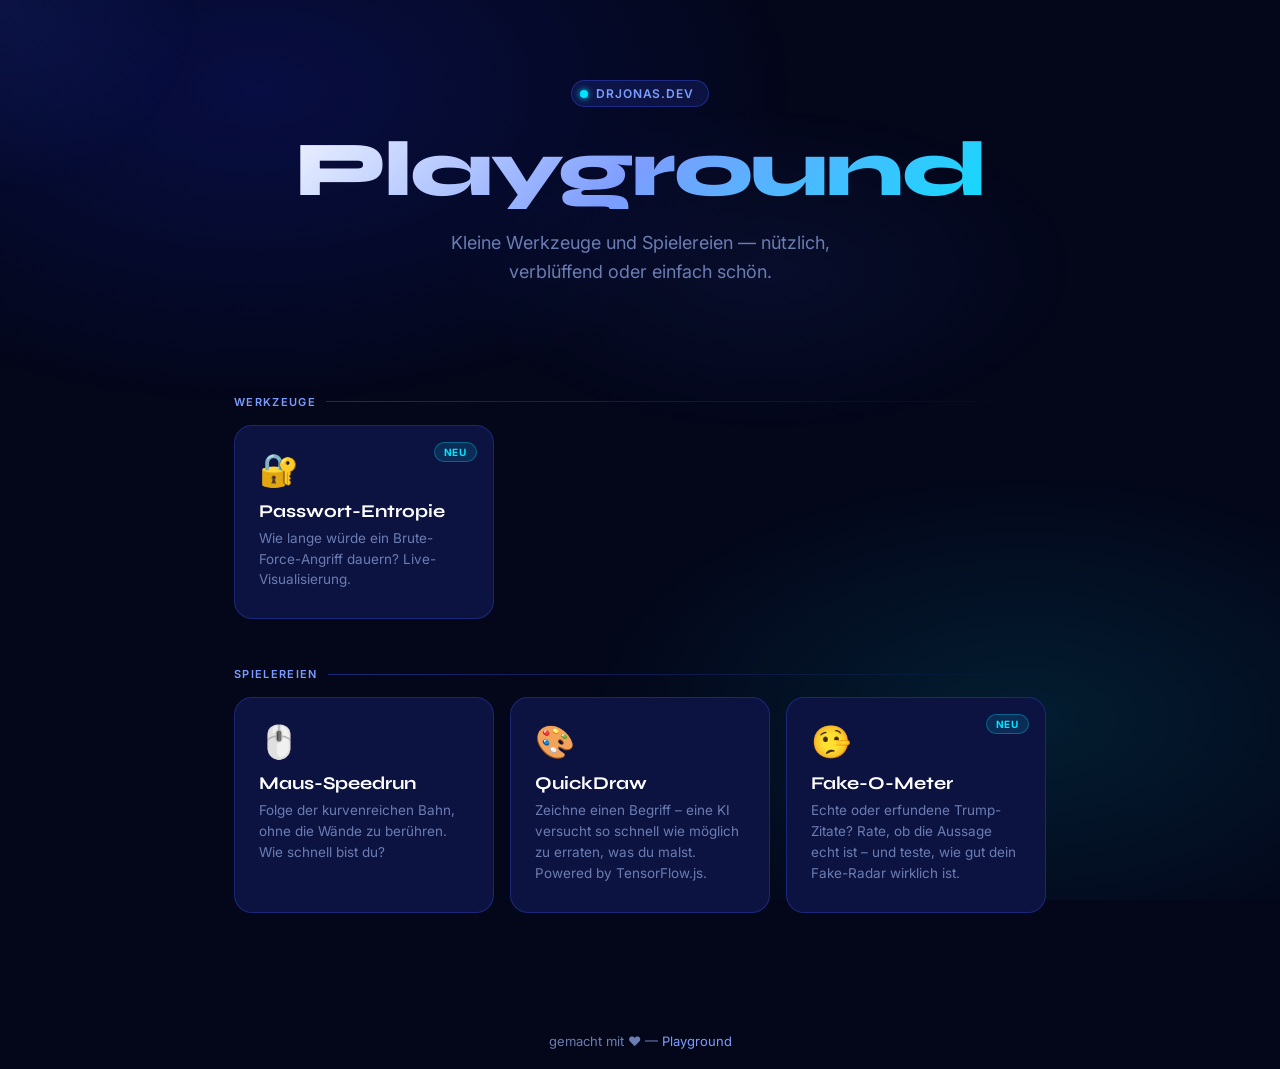
<file: index.html>
<!DOCTYPE html>
<html lang="de">
<head>
  <meta charset="UTF-8" />
  <meta name="viewport" content="width=device-width, initial-scale=1.0" />
  <title>Playground</title>
  <link rel="stylesheet" href="style.css" />
</head>
<body>

<!-- star field -->
<div class="stars" id="stars"></div>

<!-- cursor glow -->
<div class="cursor-glow" id="glow"></div>

<div class="wrapper">
  <header>
    <div class="logo-chip"><span class="dot"></span>drjonas.dev</div>
    <h1>Playground</h1>
    <p class="tagline">Kleine Werkzeuge und Spielereien — nützlich, verblüffend oder einfach schön.</p>
  </header>

  <!-- TOOLS -->
  <div class="section-label">Werkzeuge</div>
  <div class="grid">

    <a class="card" href="passwort-entropie/index.html">
      <span class="card-icon">🔐</span>
      <div class="card-title">Passwort-Entropie</div>
      <p class="card-desc">Wie lange würde ein Brute-Force-Angriff dauern? Live-Visualisierung.</p>
      <span class="card-badge badge-new">Neu</span>
    </a>

  </div>

  <!-- SPIELEREIEN -->
  <div class="section-label">Spielereien</div>
  <div class="grid">

    <a class="card" href="maus-speedrun/index.html">
      <span class="card-icon">🖱️</span>
      <div class="card-title">Maus-Speedrun</div>
      <p class="card-desc">Folge der kurvenreichen Bahn, ohne die Wände zu berühren. Wie schnell bist du?</p>
    </a>

    <a class="card" href="quickdraw-guesser/index.html">
      <span class="card-icon">🎨</span>
      <div class="card-title">QuickDraw</div>
      <p class="card-desc">Zeichne einen Begriff – eine KI versucht so schnell wie möglich zu erraten, was du malst. Powered by TensorFlow.js.</p>
    </a>

    <a class="card" href="fake-o-meter/index.html">
      <span class="card-icon">🤥</span>
      <div class="card-title">Fake-O-Meter</div>
      <p class="card-desc">Echte oder erfundene Trump-Zitate? Rate, ob die Aussage echt ist – und teste, wie gut dein Fake-Radar wirklich ist.</p>
      <span class="card-badge badge-new">Neu</span>
    </a>

  </div>
</div>

<footer>
  gemacht mit ♥ &mdash; <a href="#">Playground</a>
</footer>

<script src="main.js"></script>
</body>
</html>
</file>
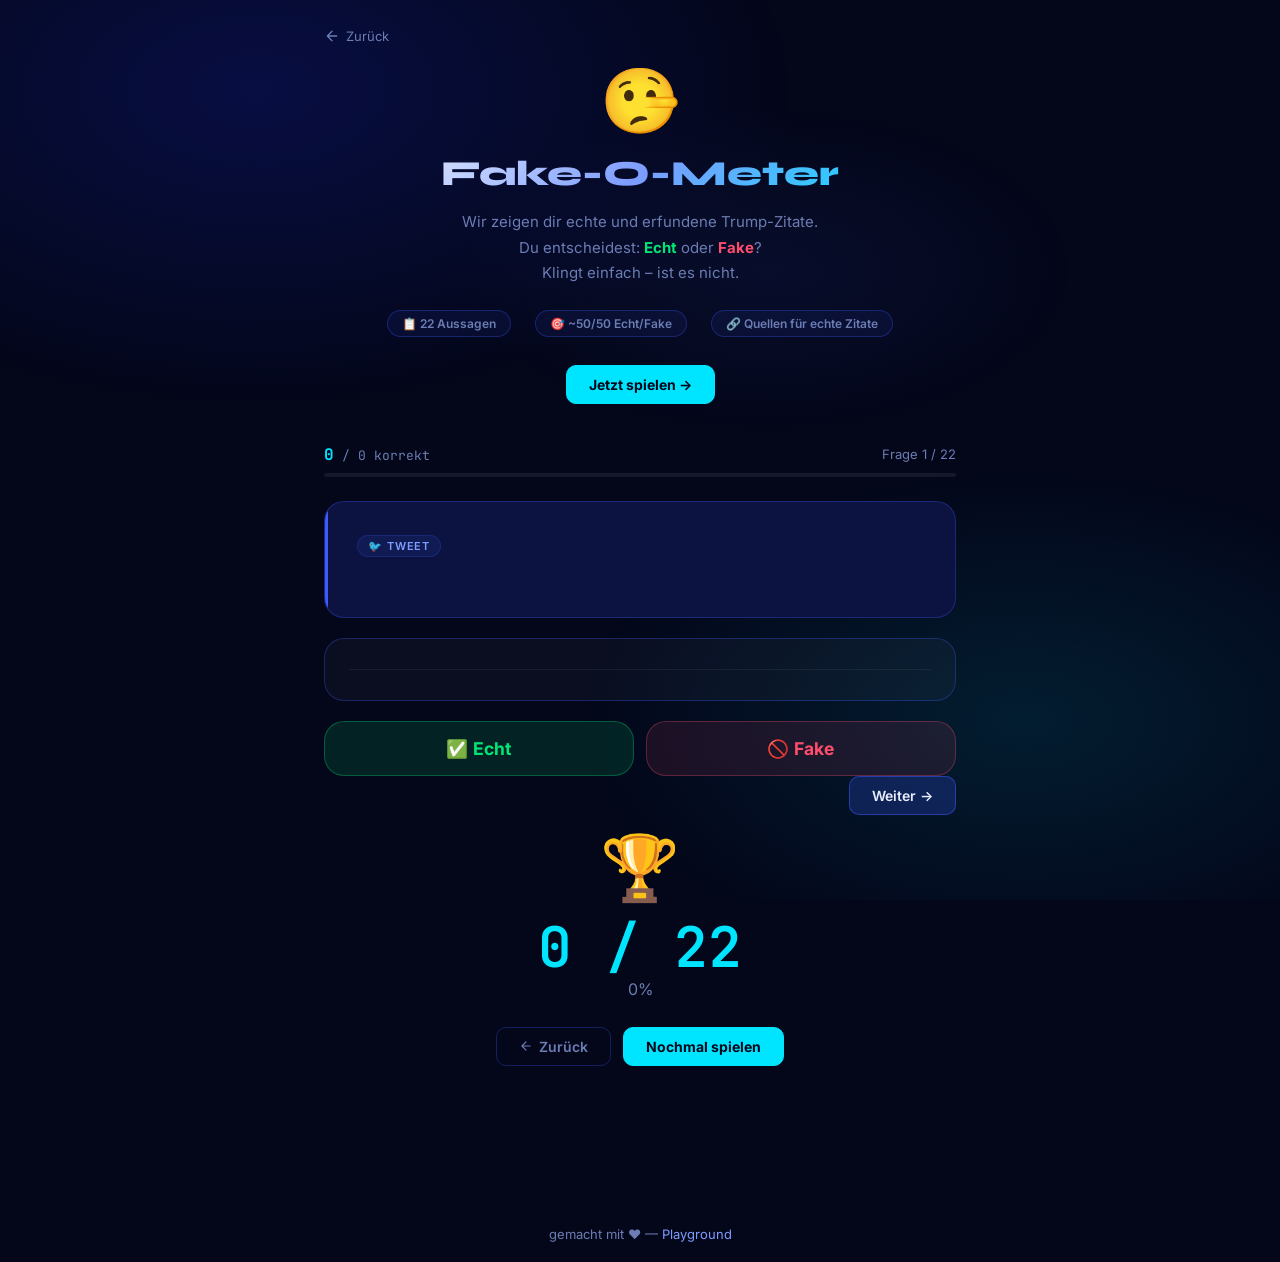
<file: fake-o-meter/index.html>
<!DOCTYPE html>
<html lang="de">
<head>
  <meta charset="UTF-8" />
  <meta name="viewport" content="width=device-width, initial-scale=1.0" />
  <title>Fake-O-Meter — Playground</title>
  <link rel="stylesheet" href="style.css" />
</head>
<body>

<div class="wrapper">

  <a class="back" href="../index.html">
    <svg viewBox="0 0 24 24" fill="none" stroke="currentColor" stroke-width="2" stroke-linecap="round" stroke-linejoin="round">
      <path d="M19 12H5M12 5l-7 7 7 7"/>
    </svg>
    Zurück
  </a>

  <!-- ── Start screen ── -->
  <div id="startScreen">
    <div class="start-content">
      <span class="start-icon">🤥</span>
      <h2>Fake-O-Meter</h2>
      <p>
        Wir zeigen dir echte und erfundene Trump-Zitate.<br>
        Du entscheidest: <strong style="color:var(--green)">Echt</strong> oder <strong style="color:var(--red)">Fake</strong>?<br>
        Klingt einfach – ist es nicht.
      </p>
      <div class="start-meta">
        <span class="meta-chip">📋 22 Aussagen</span>
        <span class="meta-chip">🎯 ~50/50 Echt/Fake</span>
        <span class="meta-chip">🔗 Quellen für echte Zitate</span>
      </div>
      <button class="btn btn-accent" onclick="startGame()">Jetzt spielen →</button>
    </div>
  </div>

  <!-- ── Game screen ── -->
  <div id="gameScreen" class="hidden">

    <div class="game-hud">
      <div class="hud-row">
        <div class="score-display"><strong id="scoreCorrect">0</strong> / <span id="scoreTotal">0</span> korrekt</div>
        <div id="questionCounter">Frage 1 / 22</div>
      </div>
      <div class="progress-bar">
        <div class="progress-fill" id="progressFill" style="width:0%"></div>
      </div>
    </div>

    <div class="quote-card" id="quoteCard">
      <div class="quote-type-badge" id="quoteBadge">🐦 Tweet</div>
      <blockquote class="quote-text" id="quoteText"></blockquote>
      <div class="quote-date" id="quoteDate"></div>
    </div>

    <div class="reveal-area hidden" id="revealArea">
      <div class="verdict" id="verdict"></div>
      <div id="sourceInfo"></div>
      <div id="quoteNote" class="hidden"></div>
    </div>

    <div class="guess-buttons" id="guessButtons">
      <button class="btn-echt" onclick="guess(true)">✅ Echt</button>
      <button class="btn-fake" onclick="guess(false)">🚫 Fake</button>
    </div>

    <div class="next-area hidden" id="nextArea">
      <button class="btn btn-primary" onclick="nextQuestion()">Weiter →</button>
    </div>

  </div>

  <!-- ── End screen ── -->
  <div id="endScreen" class="hidden">
    <div class="end-content">
      <span class="start-icon" id="endEmoji">🏆</span>
      <div class="end-score-big" id="endScore">0 / 22</div>
      <div class="end-pct" id="endPct">0%</div>
      <div class="end-rating-title" id="endTitle"></div>
      <p id="endText"></p>
      <div class="end-actions">
        <a class="btn btn-outline" href="../index.html">
          <svg width="14" height="14" viewBox="0 0 24 24" fill="none" stroke="currentColor" stroke-width="2" stroke-linecap="round" stroke-linejoin="round">
            <path d="M19 12H5M12 5l-7 7 7 7"/>
          </svg>
          Zurück
        </a>
        <button class="btn btn-accent" onclick="restartGame()">Nochmal spielen</button>
      </div>
    </div>
  </div>

</div>

<footer>
  gemacht mit ♥ &mdash; <a href="../index.html">Playground</a>
</footer>

<script src="game.js"></script>
</body>
</html>
</file>
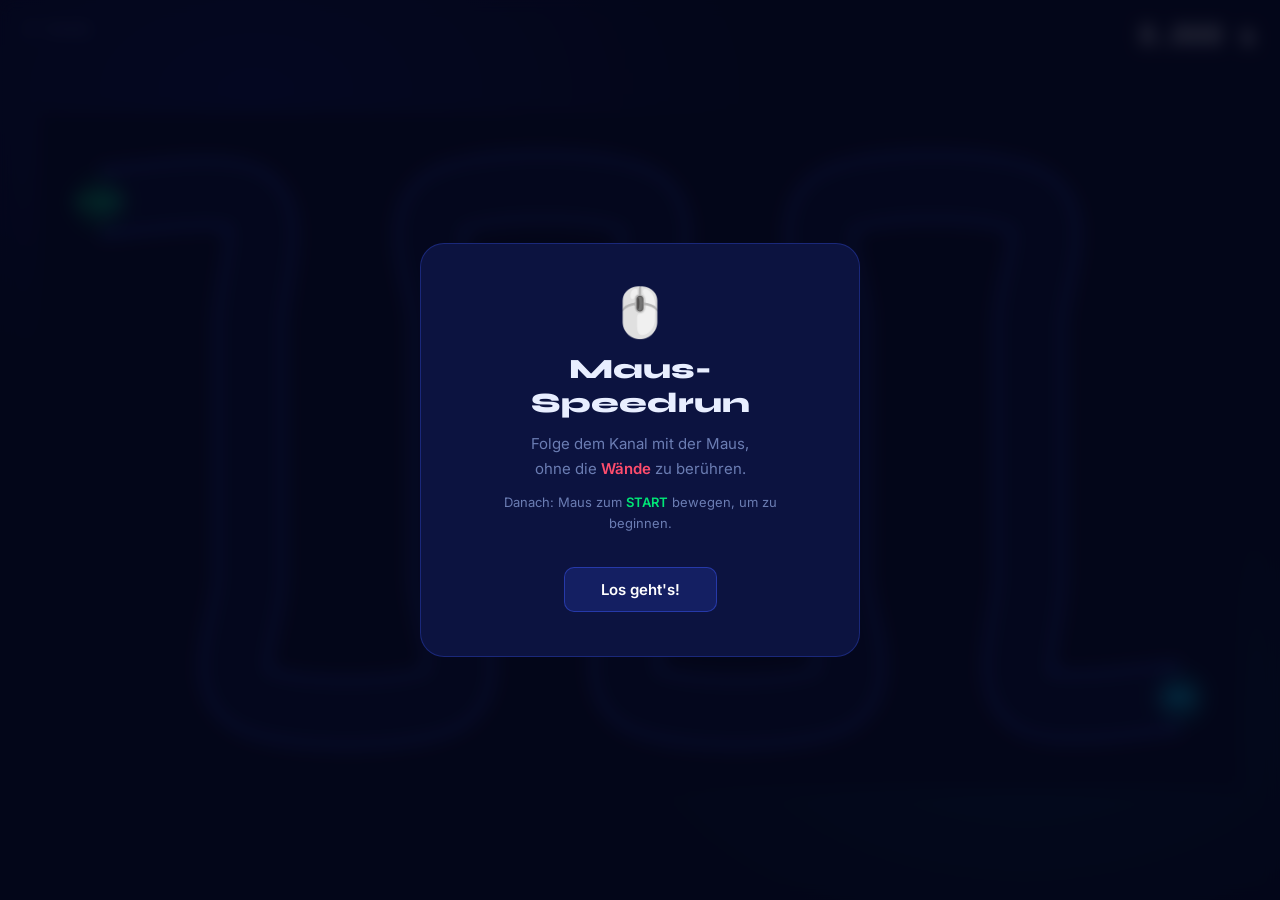
<file: maus-speedrun/index.html>
<!DOCTYPE html>
<html lang="de">
<head>
  <meta charset="UTF-8" />
  <meta name="viewport" content="width=device-width, initial-scale=1.0" />
  <title>Maus-Speedrun — Playground</title>
  <link rel="stylesheet" href="style.css" />
</head>
<body>

  <a class="back" href="../index.html">
    <svg viewBox="0 0 24 24" fill="none" stroke="currentColor" stroke-width="2" stroke-linecap="round" stroke-linejoin="round">
      <path d="M19 12H5M12 5l-7 7 7 7"/>
    </svg>
    Zurück
  </a>

  <div id="hud">
    <div id="timer">0.000 s</div>
    <div id="best-display"></div>
  </div>

  <div id="canvas-wrap">
    <canvas id="canvas"></canvas>
  </div>

  <!-- Start -->
  <div id="overlay-start" class="overlay">
    <div class="overlay-box">
      <div class="overlay-icon">🖱️</div>
      <h2>Maus-Speedrun</h2>
      <p>Folge dem Kanal mit der Maus,<br>ohne die <span class="hl-red">Wände</span> zu berühren.</p>
      <p class="hint">Danach: Maus zum <span class="hl-green">START</span> bewegen, um zu beginnen.</p>
      <button id="btn-start">Los geht's!</button>
    </div>
  </div>

  <!-- Death -->
  <div id="overlay-dead" class="overlay hidden">
    <div class="overlay-box dead">
      <div class="overlay-icon">💥</div>
      <h2>Erwischt!</h2>
      <p id="dead-info"></p>
      <button id="btn-retry">Nochmal</button>
    </div>
  </div>

  <!-- Win -->
  <div id="overlay-win" class="overlay hidden">
    <div class="overlay-box win">
      <div class="overlay-icon">🏁</div>
      <h2>Ziel erreicht!</h2>
      <p id="win-time-info"></p>
      <p id="win-record-info"></p>
      <button id="btn-again">Nochmal</button>
    </div>
  </div>

  <script src="main.js"></script>
</body>
</html>
</file>
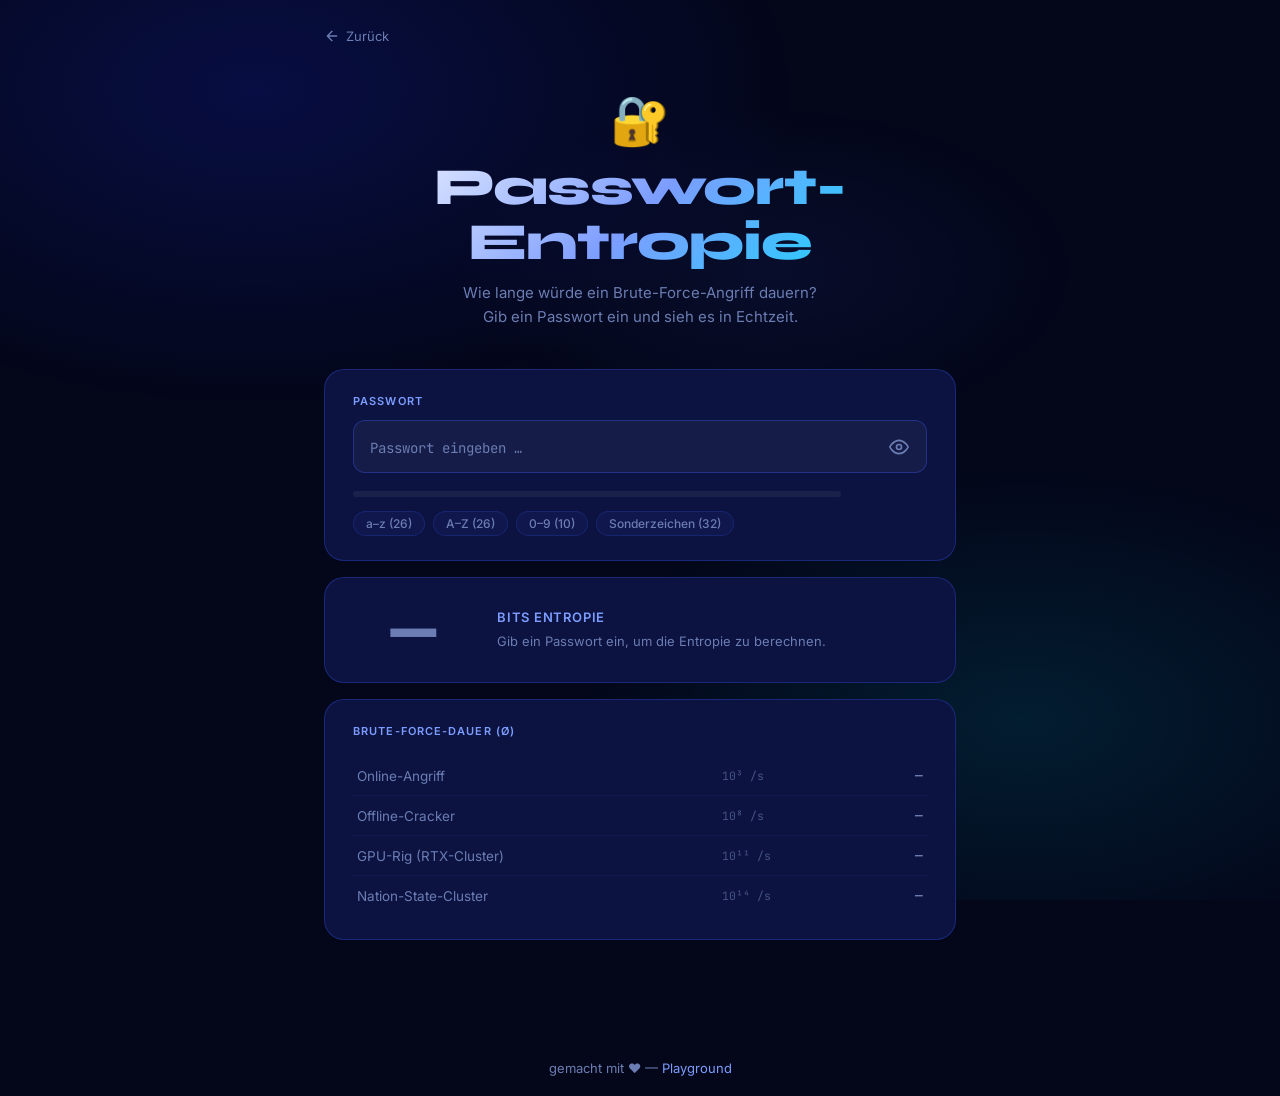
<file: passwort-entropie/index.html>
<!DOCTYPE html>
<html lang="de">
<head>
  <meta charset="UTF-8" />
  <meta name="viewport" content="width=device-width, initial-scale=1.0" />
  <title>Passwort-Entropie — Playground</title>
  <link rel="stylesheet" href="style.css" />
</head>
<body>
<div class="wrapper">

  <a class="back" href="../index.html">
    <svg viewBox="0 0 24 24" fill="none" stroke="currentColor" stroke-width="2" stroke-linecap="round" stroke-linejoin="round">
      <path d="M19 12H5M12 5l-7 7 7 7"/>
    </svg>
    Zurück
  </a>

  <header class="page-header">
    <span class="page-icon">🔐</span>
    <h1>Passwort-Entropie</h1>
    <p class="subtitle">Wie lange würde ein Brute-Force-Angriff dauern?<br>Gib ein Passwort ein und sieh es in Echtzeit.</p>
  </header>

  <!-- Input -->
  <div class="card">
    <label class="input-label" for="pw-input">Passwort</label>
    <div class="input-wrap">
      <input
        id="pw-input"
        class="pw-input"
        type="password"
        placeholder="Passwort eingeben …"
        autocomplete="off"
        spellcheck="false"
      />
      <button class="toggle-vis" id="toggle-vis" aria-label="Passwort anzeigen">
        <!-- eye open -->
        <svg id="eye-open" viewBox="0 0 24 24" fill="none" stroke="currentColor" stroke-width="2" stroke-linecap="round" stroke-linejoin="round">
          <path d="M1 12s4-8 11-8 11 8 11 8-4 8-11 8-11-8-11-8z"/>
          <circle cx="12" cy="12" r="3"/>
        </svg>
        <!-- eye closed -->
        <svg id="eye-closed" viewBox="0 0 24 24" fill="none" stroke="currentColor" stroke-width="2" stroke-linecap="round" stroke-linejoin="round" style="display:none">
          <path d="M17.94 17.94A10.07 10.07 0 0 1 12 20c-7 0-11-8-11-8a18.45 18.45 0 0 1 5.06-5.94M9.9 4.24A9.12 9.12 0 0 1 12 4c7 0 11 8 11 8a18.5 18.5 0 0 1-2.16 3.19m-6.72-1.07a3 3 0 1 1-4.24-4.24"/>
          <line x1="1" y1="1" x2="23" y2="23"/>
        </svg>
      </button>
    </div>

    <div class="strength-row">
      <div class="strength-bar-track">
        <div class="strength-bar-fill" id="strength-fill"></div>
      </div>
      <span class="strength-label" id="strength-label"></span>
    </div>

    <div class="pool-row">
      <span class="pool-chip" id="chip-lower">a–z (26)</span>
      <span class="pool-chip" id="chip-upper">A–Z (26)</span>
      <span class="pool-chip" id="chip-digits">0–9 (10)</span>
      <span class="pool-chip" id="chip-symbol">Sonderzeichen (32)</span>
    </div>
  </div>

  <!-- Entropy -->
  <div class="entropy-card">
    <div class="entropy-number" id="entropy-number">—</div>
    <div class="entropy-info">
      <div class="entropy-title">Bits Entropie</div>
      <p class="entropy-desc" id="entropy-desc">Gib ein Passwort ein, um die Entropie zu berechnen.</p>
    </div>
  </div>

  <!-- Crack times -->
  <div class="crack-card">
    <div class="crack-title">Brute-Force-Dauer (Ø)</div>
    <table class="crack-table">
      <tbody>
        <tr>
          <td class="col-scenario">Online-Angriff</td>
          <td class="col-speed">10³ /s</td>
          <td class="col-time" id="time-online">—</td>
        </tr>
        <tr>
          <td class="col-scenario">Offline-Cracker</td>
          <td class="col-speed">10⁸ /s</td>
          <td class="col-time" id="time-fast">—</td>
        </tr>
        <tr>
          <td class="col-scenario">GPU-Rig (RTX-Cluster)</td>
          <td class="col-speed">10¹¹ /s</td>
          <td class="col-time" id="time-gpu">—</td>
        </tr>
        <tr>
          <td class="col-scenario">Nation-State-Cluster</td>
          <td class="col-speed">10¹⁴ /s</td>
          <td class="col-time" id="time-cluster">—</td>
        </tr>
      </tbody>
    </table>
  </div>

</div>

<footer>
  gemacht mit ♥ &mdash; <a href="../index.html">Playground</a>
</footer>

<script src="main.js"></script>
</body>
</html>
</file>
<file: style.css>
@import url('./shared.css');

/* ── stars ── */
.stars {
  position: fixed;
  inset: 0;
  pointer-events: none;
  z-index: 0;
}
.star {
  position: absolute;
  border-radius: 50%;
  background: #fff;
  opacity: 0;
  animation: twinkle var(--d, 4s) var(--delay, 0s) infinite;
}
@keyframes twinkle {
  0%, 100% { opacity: 0; }
  50%       { opacity: var(--op, .6); }
}

/* ── layout ── */
.wrapper {
  position: relative;
  z-index: 1;
  max-width: 860px;
  margin: 0 auto;
  padding: 0 24px 80px;
}

/* ── header ── */
header {
  text-align: center;
  padding: 80px 0 60px;
}

.logo-chip {
  display: inline-flex;
  align-items: center;
  gap: 8px;
  background: rgba(61,90,254,.15);
  border: 1px solid rgba(61,90,254,.35);
  border-radius: 999px;
  padding: 5px 14px 5px 8px;
  font-size: 12px;
  font-weight: 600;
  letter-spacing: .08em;
  color: var(--blue-3);
  text-transform: uppercase;
  margin-bottom: 24px;
}
.logo-chip .dot {
  width: 8px; height: 8px;
  border-radius: 50%;
  background: var(--accent);
  box-shadow: 0 0 6px var(--accent);
  animation: pulse 2s ease-in-out infinite;
}
@keyframes pulse {
  0%, 100% { transform: scale(1); opacity: 1; }
  50%       { transform: scale(1.4); opacity: .7; }
}

h1 {
  font-family: 'Syne', sans-serif;
  font-size: clamp(48px, 9vw, 78px);
  font-weight: 800;
  line-height: 1;
  letter-spacing: -.03em;
  background: linear-gradient(135deg, #fff 0%, var(--blue-3) 50%, var(--accent) 100%);
  -webkit-background-clip: text;
  -webkit-text-fill-color: transparent;
  background-clip: text;
  margin-bottom: 20px;
}

.tagline {
  font-size: 18px;
  color: var(--muted);
  max-width: 420px;
  margin: 0 auto;
  line-height: 1.6;
}

/* ── card grid ── */
.grid {
  display: grid;
  grid-template-columns: repeat(auto-fill, minmax(240px, 1fr));
  gap: 16px;
}

.card {
  position: relative;
  background: var(--card-bg);
  border: 1px solid var(--card-border);
  border-radius: 18px;
  padding: 28px 24px;
  cursor: pointer;
  text-decoration: none;
  color: inherit;
  overflow: hidden;
  transition: transform .2s ease, border-color .2s ease, box-shadow .2s ease;
  display: block;
}
.card::before {
  content: '';
  position: absolute;
  inset: 0;
  background: linear-gradient(135deg, rgba(61,90,254,.06) 0%, transparent 60%);
  opacity: 0;
  transition: opacity .25s;
}
.card:hover {
  transform: translateY(-4px);
  border-color: rgba(61,90,254,.7);
  box-shadow: 0 8px 32px rgba(26,47,255,.2), 0 0 0 1px rgba(0,229,255,.08);
}
.card:hover::before { opacity: 1; }
.card::after {
  content: '';
  position: absolute;
  top: -40px; right: -40px;
  width: 120px; height: 120px;
  border-radius: 50%;
  background: radial-gradient(circle, var(--accent) 0%, transparent 70%);
  opacity: 0;
  transition: opacity .3s;
  pointer-events: none;
}
.card:hover::after { opacity: .07; }

.card-icon {
  font-size: 32px;
  margin-bottom: 14px;
  display: block;
  line-height: 1;
}
.card-title {
  font-family: 'Syne', sans-serif;
  font-size: 18px;
  font-weight: 700;
  color: #fff;
  margin-bottom: 6px;
}
.card-desc {
  font-size: 13.5px;
  color: var(--muted);
  line-height: 1.55;
}

.card-badge {
  position: absolute;
  top: 16px; right: 16px;
  font-size: 10px;
  font-weight: 700;
  letter-spacing: .08em;
  text-transform: uppercase;
  padding: 3px 9px;
  border-radius: 999px;
}
.badge-soon {
  background: rgba(107,125,179,.15);
  color: var(--muted);
  border: 1px solid rgba(107,125,179,.25);
}
.badge-new {
  background: rgba(0,229,255,.12);
  color: var(--accent);
  border: 1px solid rgba(0,229,255,.3);
}

/* ── cursor glow ── */
.cursor-glow {
  position: fixed;
  width: 400px; height: 400px;
  border-radius: 50%;
  background: radial-gradient(circle, rgba(61,90,254,.12) 0%, transparent 70%);
  pointer-events: none;
  transform: translate(-50%, -50%);
  transition: left .15s ease, top .15s ease;
  z-index: 0;
}
</file>
<file: fake-o-meter/style.css>
@import url('../shared.css');

/* ── layout ── */
.wrapper {
  position: relative;
  z-index: 1;
  max-width: 680px;
  margin: 0 auto;
  padding: 0 24px 80px;
}

.back { padding-top: 28px; }

/* ── HUD ── */
.game-hud {
  margin-bottom: 24px;
  display: flex;
  flex-direction: column;
  gap: 8px;
}

.hud-row {
  display: flex;
  align-items: center;
  justify-content: space-between;
  font-size: 13px;
  color: var(--muted);
}

.score-display { font-family: 'JetBrains Mono', monospace; }
.score-display strong { color: var(--accent); font-size: 16px; }

.progress-bar {
  height: 4px;
  background: rgba(255,255,255,.07);
  border-radius: 99px;
  overflow: hidden;
}
.progress-fill {
  height: 100%;
  background: linear-gradient(90deg, var(--blue-2), var(--accent));
  border-radius: 99px;
  transition: width .4s ease;
}

/* ── quote card ── */
.quote-card {
  background: var(--card-bg);
  border: 1px solid var(--card-border);
  border-radius: var(--radius);
  padding: 32px 32px 28px;
  margin-bottom: 20px;
  transition: border-color .3s, box-shadow .3s;
  position: relative;
  overflow: hidden;
}

.quote-card::before {
  content: '';
  position: absolute;
  left: 0; top: 0; bottom: 0;
  width: 3px;
  background: var(--blue-2);
  transition: background .3s;
}

.quote-card.card-correct { border-color: rgba(0,230,118,.4); box-shadow: 0 0 32px rgba(0,230,118,.08); }
.quote-card.card-correct::before { background: var(--green); }
.quote-card.card-wrong   { border-color: rgba(255,77,109,.4);  box-shadow: 0 0 32px rgba(255,77,109,.08); }
.quote-card.card-wrong::before   { background: var(--red); }

.quote-type-badge {
  display: inline-flex;
  align-items: center;
  gap: 6px;
  font-size: 11px;
  font-weight: 600;
  letter-spacing: .08em;
  text-transform: uppercase;
  color: var(--blue-3);
  background: rgba(61,90,254,.1);
  border: 1px solid rgba(61,90,254,.2);
  border-radius: 99px;
  padding: 3px 10px;
  margin-bottom: 18px;
}

.quote-text {
  font-family: 'Syne', sans-serif;
  font-size: clamp(1.1rem, 2.4vw, 1.45rem);
  font-weight: 700;
  line-height: 1.45;
  color: var(--text);
  quotes: none;
}

.quote-date {
  margin-top: 14px;
  font-size: 12px;
  color: var(--muted);
  font-family: 'JetBrains Mono', monospace;
}

/* ── reveal area ── */
.reveal-area {
  background: rgba(255,255,255,.03);
  border: 1px solid var(--card-border);
  border-radius: var(--radius);
  padding: 20px 24px;
  margin-bottom: 20px;
}

.verdict {
  font-size: 1rem;
  font-weight: 600;
  margin-bottom: 10px;
}
.verdict-correct { color: var(--green); }
.verdict-wrong   { color: var(--red); }
.verdict strong  { color: var(--text); }

.source-label {
  font-size: 11px;
  font-weight: 700;
  letter-spacing: .08em;
  text-transform: uppercase;
  color: var(--muted);
  margin-right: 6px;
}

#sourceInfo {
  font-size: 13px;
  color: var(--muted);
  line-height: 1.5;
}
#sourceInfo a {
  color: var(--accent);
  text-decoration: none;
  word-break: break-word;
}
#sourceInfo a:hover { text-decoration: underline; }

#quoteNote {
  margin-top: 10px;
  font-size: 13px;
  color: var(--muted);
  line-height: 1.6;
  padding-top: 10px;
  border-top: 1px solid rgba(255,255,255,.06);
}

/* ── guess buttons ── */
.guess-buttons {
  display: grid;
  grid-template-columns: 1fr 1fr;
  gap: 12px;
}

.btn-echt {
  background: rgba(0,230,118,.12);
  border: 1px solid rgba(0,230,118,.3);
  color: var(--green);
  font-family: 'Inter', sans-serif;
  font-size: 1.1rem;
  font-weight: 700;
  padding: 16px;
  border-radius: var(--radius);
  cursor: pointer;
  transition: background .2s, transform .15s, box-shadow .2s;
  letter-spacing: .01em;
}
.btn-echt:hover {
  background: rgba(0,230,118,.22);
  transform: translateY(-2px);
  box-shadow: 0 6px 20px rgba(0,230,118,.15);
}

.btn-fake {
  background: rgba(255,77,109,.1);
  border: 1px solid rgba(255,77,109,.3);
  color: var(--red);
  font-family: 'Inter', sans-serif;
  font-size: 1.1rem;
  font-weight: 700;
  padding: 16px;
  border-radius: var(--radius);
  cursor: pointer;
  transition: background .2s, transform .15s, box-shadow .2s;
  letter-spacing: .01em;
}
.btn-fake:hover {
  background: rgba(255,77,109,.2);
  transform: translateY(-2px);
  box-shadow: 0 6px 20px rgba(255,77,109,.15);
}

.next-area {
  display: flex;
  justify-content: flex-end;
}

/* ── start / end screens ── */
.start-content, .end-content {
  text-align: center;
  padding: 20px 0 40px;
}

.start-icon, .end-icon {
  font-size: 64px;
  display: block;
  margin-bottom: 20px;
  line-height: 1;
}

.start-content h2, .end-content h2 {
  font-family: 'Syne', sans-serif;
  font-size: clamp(1.6rem, 4vw, 2.2rem);
  font-weight: 800;
  background: linear-gradient(135deg, #fff 0%, var(--blue-3) 50%, var(--accent) 100%);
  -webkit-background-clip: text;
  -webkit-text-fill-color: transparent;
  background-clip: text;
  margin-bottom: 14px;
}

.start-content p, .end-content p {
  color: var(--muted);
  font-size: 15px;
  line-height: 1.7;
  max-width: 460px;
  margin: 0 auto 24px;
}

.start-meta {
  display: flex;
  justify-content: center;
  gap: 24px;
  margin-bottom: 28px;
  flex-wrap: wrap;
}
.meta-chip {
  display: flex;
  align-items: center;
  gap: 6px;
  font-size: 12px;
  font-weight: 600;
  color: var(--muted);
  background: rgba(61,90,254,.08);
  border: 1px solid var(--card-border);
  border-radius: 99px;
  padding: 5px 14px;
}

/* end screen */
.end-score-big {
  font-family: 'JetBrains Mono', monospace;
  font-size: 3.5rem;
  font-weight: 600;
  color: var(--accent);
  line-height: 1;
  margin: 8px 0 4px;
}
.end-pct {
  font-size: 1rem;
  color: var(--muted);
  margin-bottom: 14px;
}
.end-rating-title {
  font-family: 'Syne', sans-serif;
  font-size: 1.4rem;
  font-weight: 800;
  color: var(--text);
  margin-bottom: 8px;
}
.end-actions {
  display: flex;
  gap: 12px;
  justify-content: center;
  margin-top: 28px;
}
</file>
<file: maus-speedrun/style.css>
@import url('../shared.css');

html, body { width: 100%; height: 100%; overflow: hidden; min-height: unset; }

body {
  display: flex;
  align-items: center;
  justify-content: center;
}

/* ── back link (fixed for fullscreen game) ── */
.back {
  position: fixed;
  top: 20px; left: 24px;
  z-index: 20;
}

/* ── HUD ── */
#hud {
  position: fixed;
  top: 16px; right: 24px;
  text-align: right;
  z-index: 20;
  pointer-events: none;
}

#timer {
  font-family: 'JetBrains Mono', monospace;
  font-size: 28px;
  font-weight: 600;
  color: white;
  transition: color .3s;
  letter-spacing: -.01em;
}

#best-display {
  font-size: 12px;
  color: var(--muted);
  margin-top: 4px;
  font-family: 'JetBrains Mono', monospace;
}

/* ── canvas ── */
#canvas-wrap {
  width: 100%;
  height: 100%;
  display: flex;
  align-items: center;
  justify-content: center;
}

#canvas {
  display: block;
  cursor: none;
  transform-origin: center center;
}

/* ── overlays ── */
.overlay { z-index: 30; background: rgba(4,7,26,.8); }

.hl-green { color: var(--green); font-weight: 600; }
.hl-red   { color: var(--red);   font-weight: 600; }

.hint { margin-top: 10px; font-size: 13px !important; }

.overlay-box p strong {
  color: white;
  font-family: 'JetBrains Mono', monospace;
}

button {
  margin-top: 26px;
  background: rgba(61,90,254,.18);
  border: 1px solid rgba(61,90,254,.45);
  border-radius: 10px;
  color: white;
  font-family: 'Inter', sans-serif;
  font-size: 15px;
  font-weight: 600;
  padding: 12px 36px;
  cursor: pointer;
  transition: background .2s, transform .15s;
}
button:hover  { background: rgba(61,90,254,.32); transform: translateY(-2px); }
button:active { transform: translateY(0); }
</file>
<file: passwort-entropie/style.css>
@import url('../shared.css');

/* ── layout ── */
.wrapper {
  position: relative;
  z-index: 1;
  max-width: 680px;
  margin: 0 auto;
  padding: 0 24px 80px;
}

.back { padding-top: 28px; }
.page-header { padding: 48px 0 40px; }

/* ── strength indicator colors ── */
:root {
  --weak:   #ff4d6d;
  --fair:   #ff9500;
  --good:   #ffe600;
  --strong: #00e676;
  --great:  #00e5ff;
}

/* ── input card ── */
.card { margin-bottom: 16px; }

.input-label {
  font-size: 11px;
  font-weight: 600;
  letter-spacing: .1em;
  text-transform: uppercase;
  color: var(--blue-3);
  margin-bottom: 12px;
  display: block;
}

.input-wrap {
  position: relative;
  display: flex;
  align-items: center;
}

.pw-input {
  width: 100%;
  background: rgba(255,255,255,.04);
  border: 1px solid rgba(61,90,254,.35);
  border-radius: 12px;
  padding: 14px 50px 14px 16px;
  font-family: 'JetBrains Mono', monospace;
  font-size: 18px;
  font-weight: 400;
  color: var(--text);
  outline: none;
  transition: border-color .2s, box-shadow .2s;
  letter-spacing: .05em;
}
.pw-input:focus {
  border-color: var(--blue-2);
  box-shadow: 0 0 0 3px rgba(61,90,254,.15);
}
.pw-input::placeholder { color: var(--muted); font-size: 14px; letter-spacing: 0; }

.toggle-vis {
  position: absolute;
  right: 14px;
  background: none;
  border: none;
  cursor: pointer;
  color: var(--muted);
  padding: 4px;
  display: flex;
  align-items: center;
  transition: color .2s;
}
.toggle-vis:hover { color: var(--blue-3); }
.toggle-vis svg { width: 20px; height: 20px; }

/* ── strength bar ── */
.strength-row {
  display: flex;
  align-items: center;
  gap: 14px;
  margin-top: 18px;
}

.strength-bar-track {
  flex: 1;
  height: 6px;
  background: rgba(255,255,255,.06);
  border-radius: 99px;
  overflow: hidden;
}

.strength-bar-fill {
  height: 100%;
  border-radius: 99px;
  width: 0%;
  transition: width .4s cubic-bezier(.4,0,.2,1), background .4s;
  background: var(--weak);
}

.strength-label {
  font-size: 12px;
  font-weight: 600;
  letter-spacing: .06em;
  text-transform: uppercase;
  color: var(--muted);
  min-width: 72px;
  text-align: right;
  transition: color .3s;
}

/* ── entropy display ── */
.entropy-card {
  background: var(--card-bg);
  border: 1px solid var(--card-border);
  border-radius: var(--radius);
  padding: 24px 28px;
  margin-bottom: 16px;
  display: flex;
  align-items: center;
  gap: 24px;
}

.entropy-number {
  font-family: 'Syne', sans-serif;
  font-size: 56px;
  font-weight: 800;
  line-height: 1;
  color: var(--muted);
  transition: color .3s;
  min-width: 120px;
  text-align: center;
}

.entropy-info { flex: 1; }

.entropy-title {
  font-size: 13px;
  font-weight: 600;
  color: var(--blue-3);
  letter-spacing: .06em;
  text-transform: uppercase;
  margin-bottom: 6px;
}

.entropy-desc {
  font-size: 13px;
  color: var(--muted);
  line-height: 1.6;
}

/* ── pool breakdown ── */
.pool-row {
  display: flex;
  flex-wrap: wrap;
  gap: 8px;
  margin-top: 14px;
}

.pool-chip {
  font-size: 12px;
  font-weight: 500;
  padding: 4px 12px;
  border-radius: 99px;
  border: 1px solid rgba(61,90,254,.2);
  background: rgba(61,90,254,.07);
  color: var(--muted);
  transition: border-color .2s, color .2s, background .2s;
}
.pool-chip.active {
  border-color: rgba(61,90,254,.5);
  background: rgba(61,90,254,.18);
  color: var(--blue-4);
}

/* ── crack times table ── */
.crack-card {
  background: var(--card-bg);
  border: 1px solid var(--card-border);
  border-radius: var(--radius);
  padding: 24px 28px;
}

.crack-title {
  font-size: 11px;
  font-weight: 600;
  letter-spacing: .1em;
  text-transform: uppercase;
  color: var(--blue-3);
  margin-bottom: 18px;
}

.crack-table {
  width: 100%;
  border-collapse: collapse;
}
.crack-table tr { border-bottom: 1px solid rgba(61,90,254,.1); }
.crack-table tr:last-child { border-bottom: none; }
.crack-table td { padding: 11px 4px; font-size: 13.5px; }
.crack-table .col-scenario { color: var(--muted); }
.crack-table .col-speed {
  color: rgba(107,125,179,.6);
  font-family: 'JetBrains Mono', monospace;
  font-size: 11.5px;
  padding: 0 16px;
  white-space: nowrap;
}
.crack-table .col-time {
  text-align: right;
  font-weight: 600;
  font-family: 'JetBrains Mono', monospace;
  font-size: 13px;
  color: var(--muted);
  transition: color .3s;
  white-space: nowrap;
}
</file>
